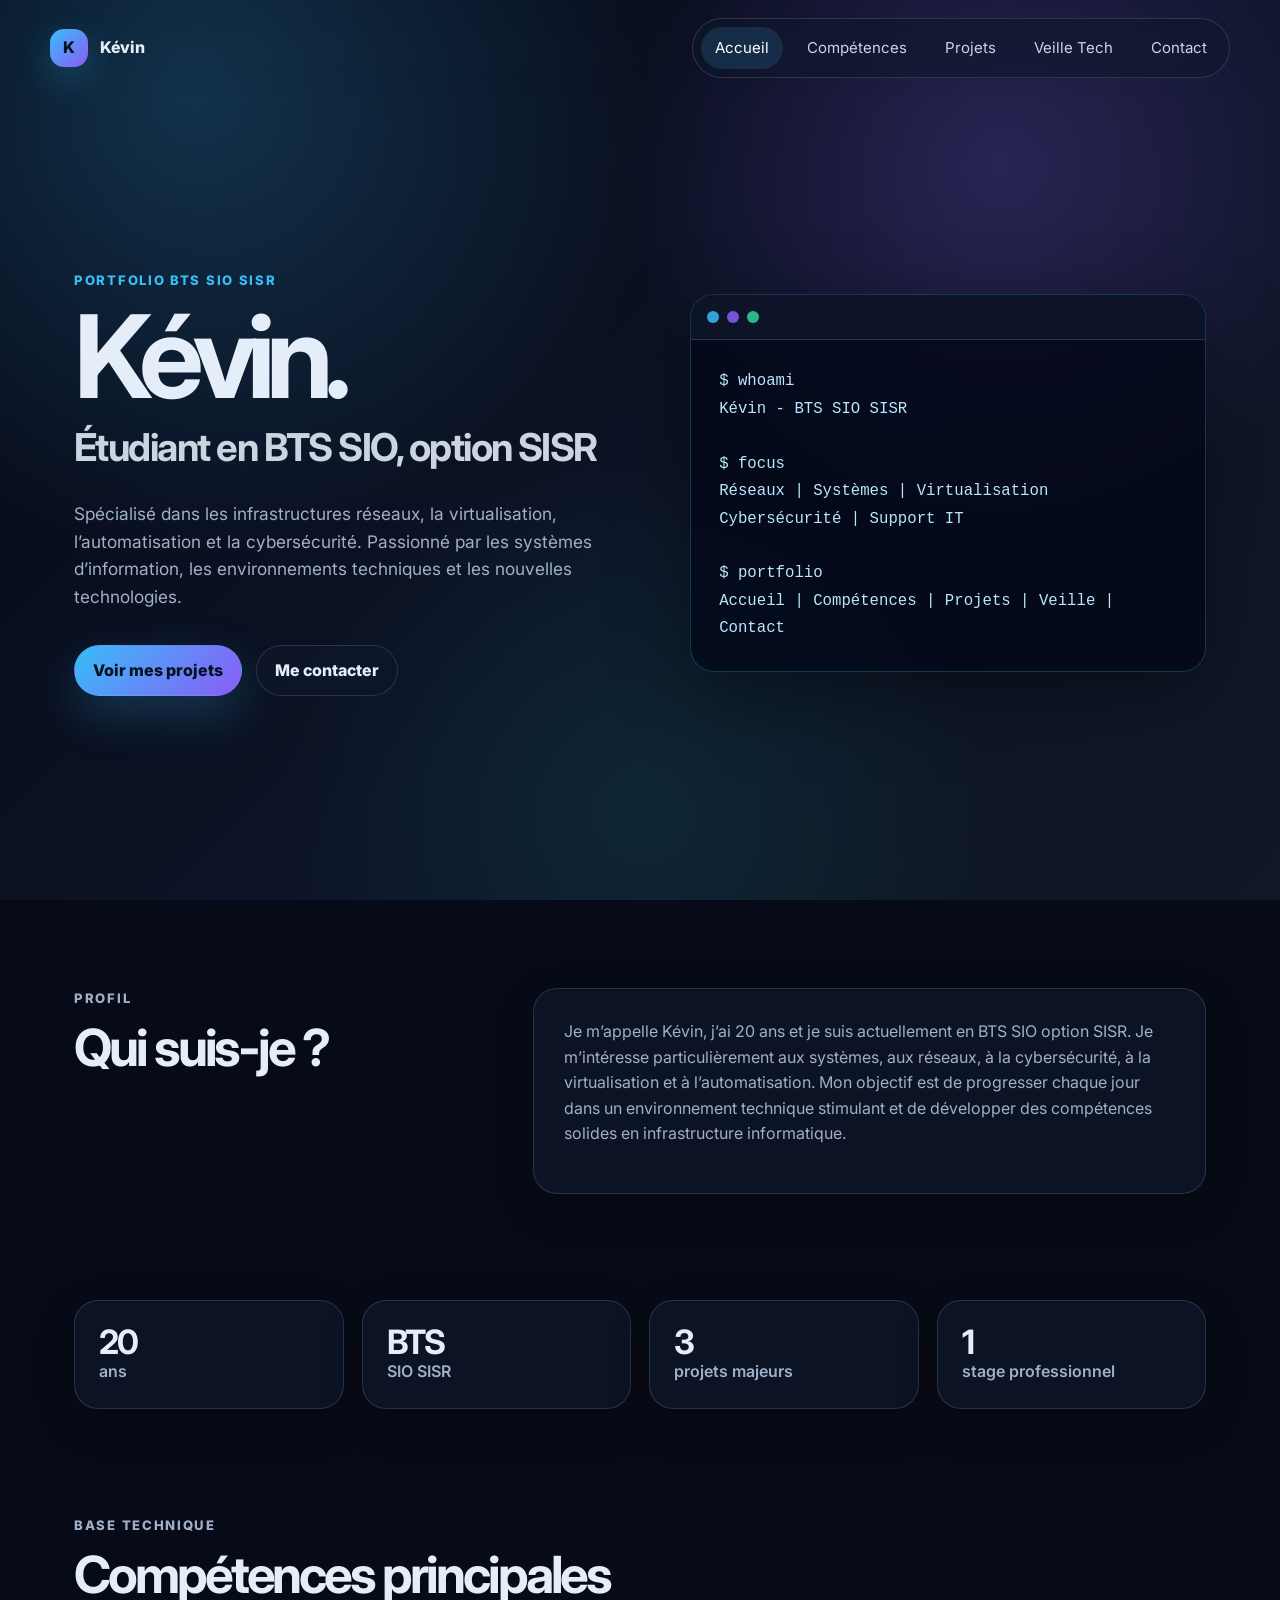
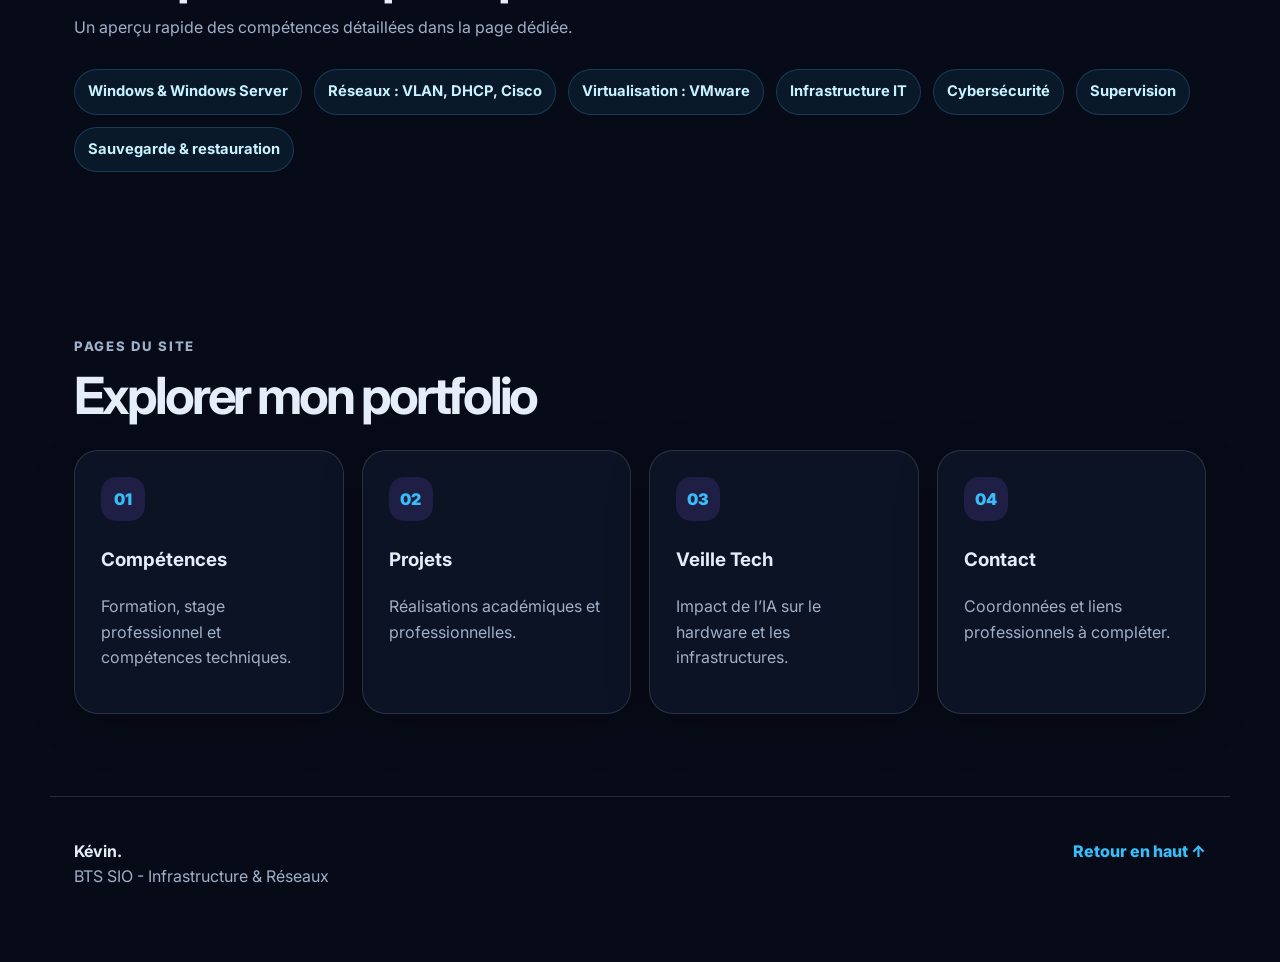
<file: index.html>
<!DOCTYPE html>
<html lang="fr">
<head>
  <meta charset="UTF-8" />
  <meta name="viewport" content="width=device-width, initial-scale=1.0" />
  <meta name="description" content="Portfolio de Kévin, étudiant en BTS SIO option SISR." />
  <title>Portfolio Kévin | Accueil</title>
  <link rel="preconnect" href="https://fonts.googleapis.com">
  <link rel="preconnect" href="https://fonts.gstatic.com" crossorigin>
  <link href="https://fonts.googleapis.com/css2?family=Inter:wght@400;500;600;700;800&display=swap" rel="stylesheet">
  <link rel="stylesheet" href="style.css" />
</head>
<body>
  <div class="site-bg"></div>
  <header class="navbar">
    <a class="brand" href="index.html" aria-label="Accueil du portfolio">
      <span class="brand-mark">K</span>
      <span>Kévin</span>
    </a>
    <button class="menu-toggle" aria-label="Ouvrir le menu" aria-expanded="false">☰</button>
    <nav class="nav-links" aria-label="Navigation principale">
      <a href="index.html" class="active">Accueil</a>
<a href="competences.html" class="">Compétences</a>
<a href="projets.html" class="">Projets</a>
<a href="veille.html" class="">Veille Tech</a>
<a href="contact.html" class="">Contact</a>
    </nav>
  </header>

  <main id="top">
    <section class="hero section">
      <div class="hero-content reveal">
        <p class="eyebrow">Portfolio BTS SIO SISR</p>
        <h1>Kévin.</h1>
        <h2>Étudiant en BTS SIO, option SISR</h2>
        <p class="hero-text">
          Spécialisé dans les infrastructures réseaux, la virtualisation, l’automatisation et la cybersécurité.
          Passionné par les systèmes d’information, les environnements techniques et les nouvelles technologies.
        </p>
        <div class="hero-actions">
          <a class="btn btn-primary" href="projets.html">Voir mes projets</a>
          <a class="btn btn-secondary" href="contact.html">Me contacter</a>
        </div>
      </div>

      <aside class="hero-panel reveal">
        <div class="terminal-card">
          <div class="terminal-top"><span></span><span></span><span></span></div>
          <pre><code>$ whoami
Kévin - BTS SIO SISR

$ focus
Réseaux | Systèmes | Virtualisation
Cybersécurité | Support IT

$ portfolio
Accueil | Compétences | Projets | Veille | Contact</code></pre>
        </div>
      </aside>
    </section>

    <section class="section split-section">
      <div class="section-heading reveal">
        <p class="eyebrow">Profil</p>
        <h2>Qui suis-je ?</h2>
      </div>
      <div class="glass-card reveal">
        <p>
          Je m’appelle Kévin, j’ai 20 ans et je suis actuellement en BTS SIO option SISR.
          Je m’intéresse particulièrement aux systèmes, aux réseaux, à la cybersécurité,
          à la virtualisation et à l’automatisation. Mon objectif est de progresser chaque jour
          dans un environnement technique stimulant et de développer des compétences solides
          en infrastructure informatique.
        </p>
      </div>
    </section>

    <section class="stats-grid section-narrow reveal" aria-label="Statistiques du portfolio">
      <article class="stat-card"><strong>20</strong><span>ans</span></article>
      <article class="stat-card"><strong>BTS</strong><span>SIO SISR</span></article>
      <article class="stat-card"><strong>3</strong><span>projets majeurs</span></article>
      <article class="stat-card"><strong>1</strong><span>stage professionnel</span></article>
    </section>

    <section class="section">
      <div class="section-heading reveal">
        <p class="eyebrow">Base technique</p>
        <h2>Compétences principales</h2>
        <p>Un aperçu rapide des compétences détaillées dans la page dédiée.</p>
      </div>
      <div class="badge-grid reveal">
        <span>Windows & Windows Server</span>
        <span>Réseaux : VLAN, DHCP, Cisco</span>
        <span>Virtualisation : VMware</span>
        <span>Infrastructure IT</span>
        <span>Cybersécurité</span>
        <span>Supervision</span>
        <span>Sauvegarde & restauration</span>
      </div>
    </section>

    <section class="section">
      <div class="section-heading reveal">
        <p class="eyebrow">Pages du site</p>
        <h2>Explorer mon portfolio</h2>
      </div>
      <div class="cards-grid reveal">
        <a class="feature-card" href="competences.html"><span class="card-icon">01</span><h3>Compétences</h3><p>Formation, stage professionnel et compétences techniques.</p></a>
        <a class="feature-card" href="projets.html"><span class="card-icon">02</span><h3>Projets</h3><p>Réalisations académiques et professionnelles.</p></a>
        <a class="feature-card" href="veille.html"><span class="card-icon">03</span><h3>Veille Tech</h3><p>Impact de l’IA sur le hardware et les infrastructures.</p></a>
        <a class="feature-card" href="contact.html"><span class="card-icon">04</span><h3>Contact</h3><p>Coordonnées et liens professionnels à compléter.</p></a>
      </div>
    </section>
  </main>

  <footer class="footer">
    <div>
      <strong>Kévin.</strong>
      <p>BTS SIO - Infrastructure & Réseaux</p>
    </div>
    <a href="#top" class="footer-link">Retour en haut ↑</a>
  </footer>
  <script src="script.js"></script>
</body>
</html>
</file>
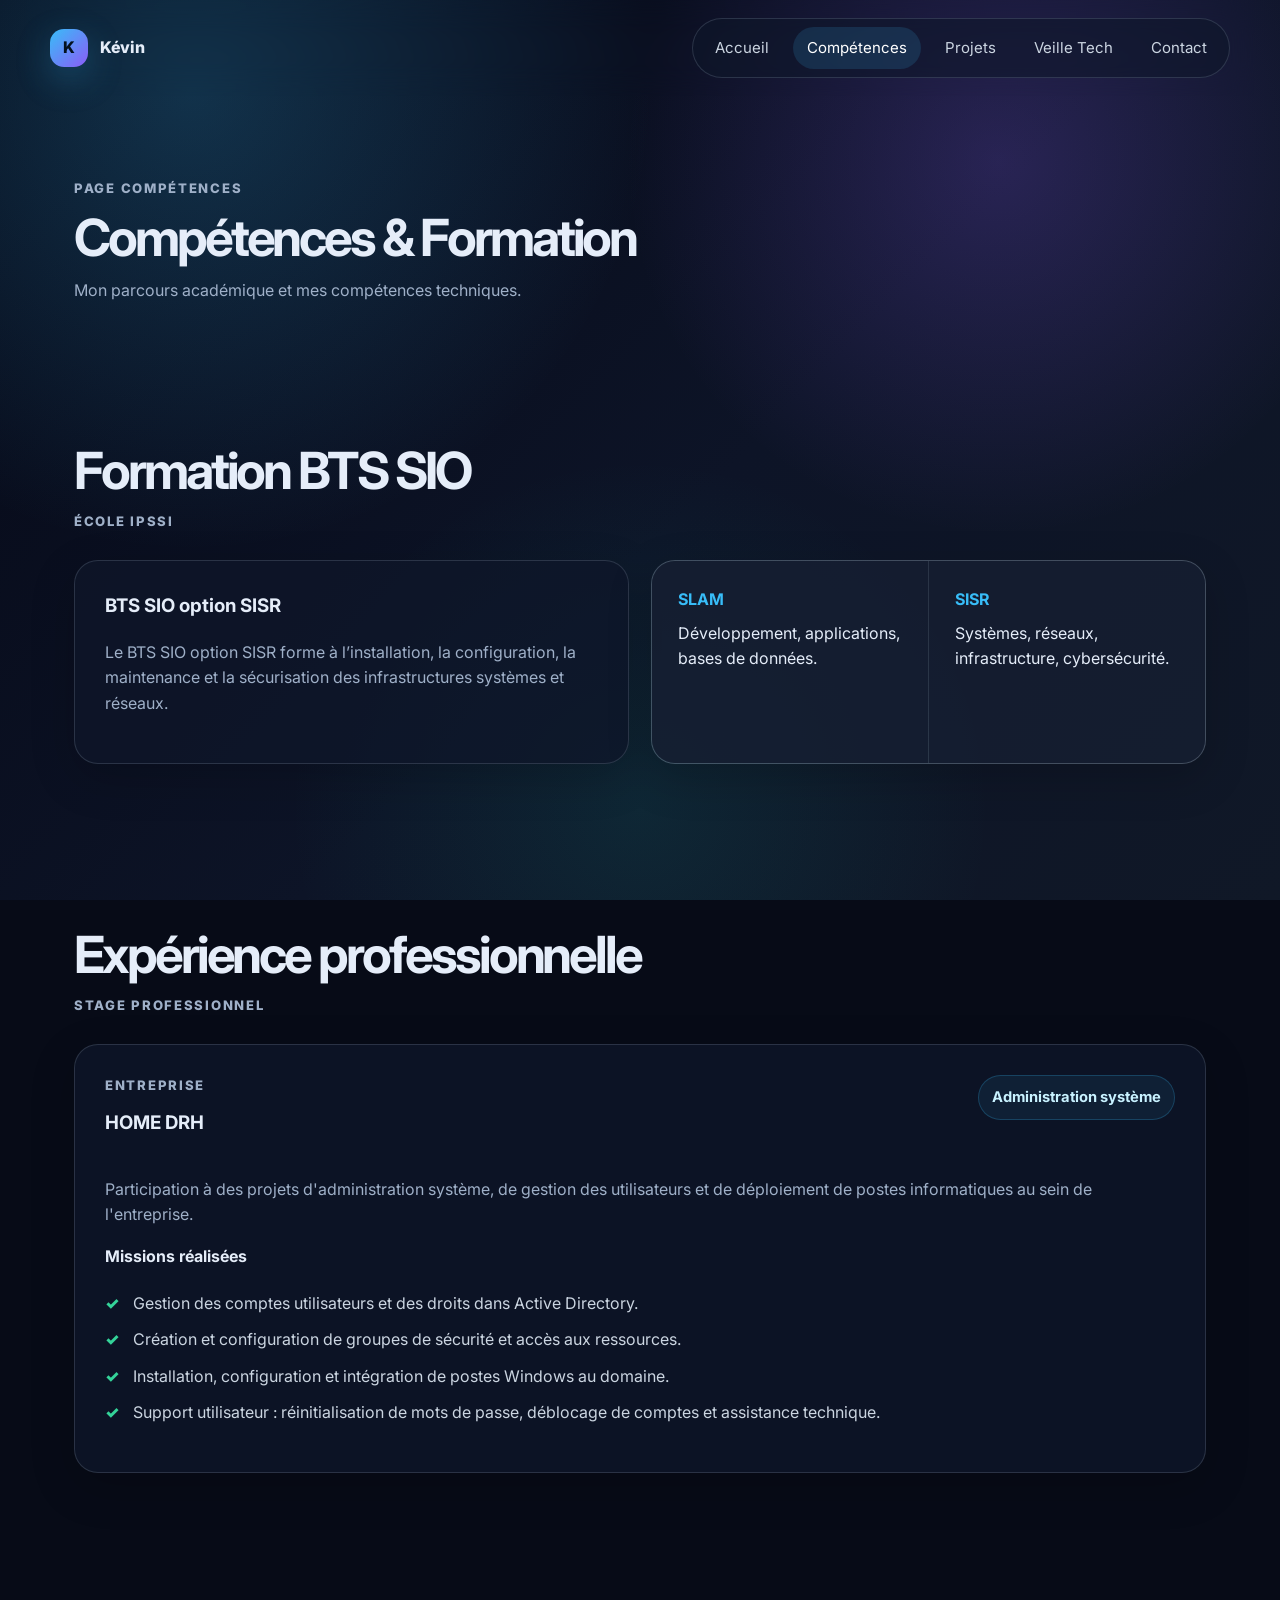
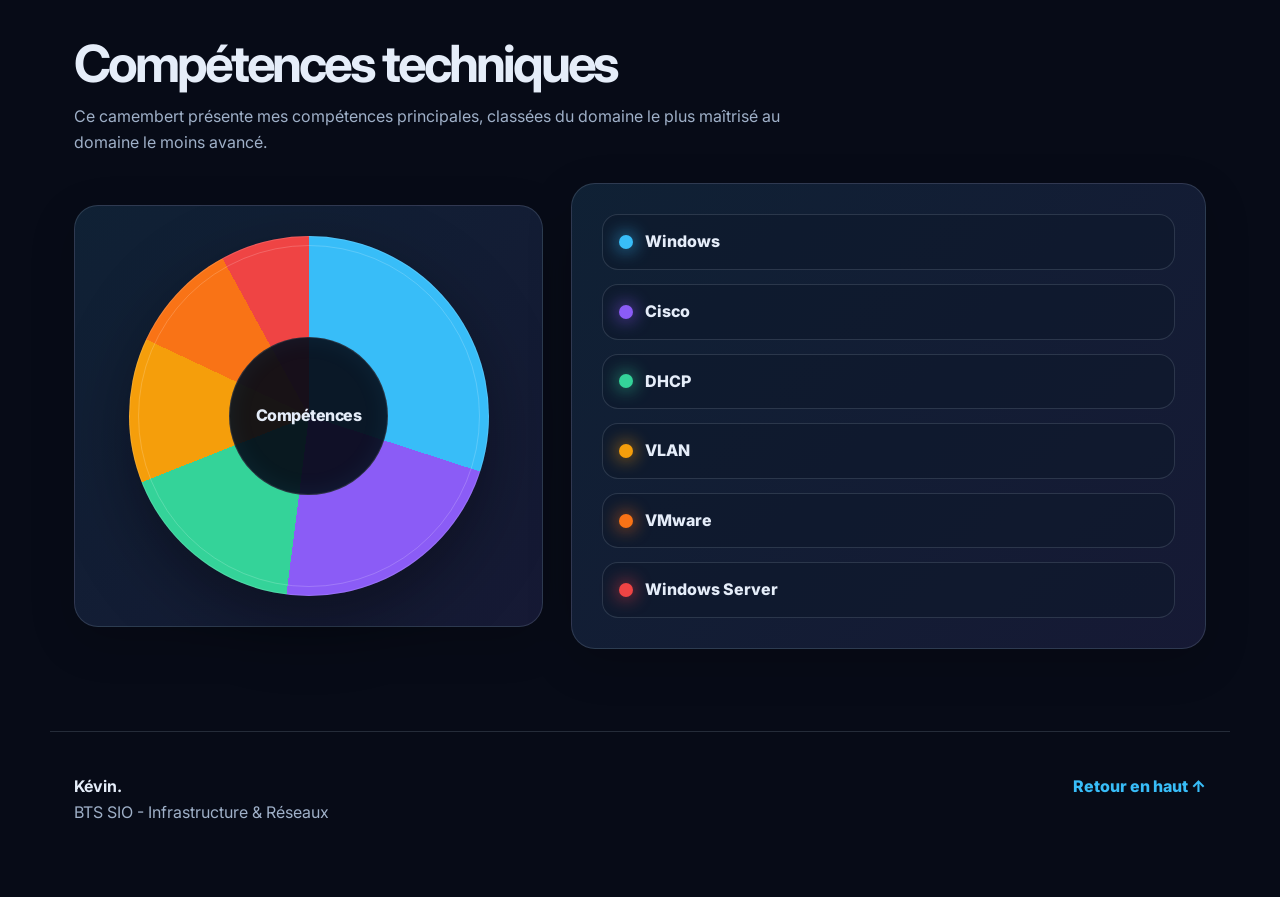
<file: competences.html>
<!DOCTYPE html>
<html lang="fr">
<head>
  <meta charset="UTF-8" />
  <meta name="viewport" content="width=device-width, initial-scale=1.0" />
  <meta name="description" content="Portfolio de Kévin, étudiant en BTS SIO option SISR." />
  <title>Portfolio Kévin | Compétences</title>
  <link rel="preconnect" href="https://fonts.googleapis.com">
  <link rel="preconnect" href="https://fonts.gstatic.com" crossorigin>
  <link href="https://fonts.googleapis.com/css2?family=Inter:wght@400;500;600;700;800&display=swap" rel="stylesheet">
  <link rel="stylesheet" href="style.css" />
</head>
<body>
  <div class="site-bg"></div>
  <header class="navbar">
    <a class="brand" href="index.html" aria-label="Accueil du portfolio">
      <span class="brand-mark">K</span>
      <span>Kévin</span>
    </a>
    <button class="menu-toggle" aria-label="Ouvrir le menu" aria-expanded="false">☰</button>
    <nav class="nav-links" aria-label="Navigation principale">
      <a href="index.html" class="">Accueil</a>
<a href="competences.html" class="active">Compétences</a>
<a href="projets.html" class="">Projets</a>
<a href="veille.html" class="">Veille Tech</a>
<a href="contact.html" class="">Contact</a>
    </nav>
  </header>

  <main id="top">
    <section class="page-hero section reveal">
      <p class="eyebrow">Page Compétences</p>
      <h1>Compétences & Formation</h1>
      <p>Mon parcours académique et mes compétences techniques.</p>
    </section>

    <section class="section" id="formation">
      <div class="section-heading reveal">
        <h2>Formation BTS SIO</h2>
        <p class="eyebrow">École IPSSI</p>
      </div>
      <div class="two-col reveal">
        <article class="glass-card">
          <h3>BTS SIO option SISR</h3>
          <p>
            Le BTS SIO option SISR forme à l’installation, la configuration, la maintenance
            et la sécurisation des infrastructures systèmes et réseaux.
          </p>
        </article>
        <article class="compare-card">
          <div>
            <h4>SLAM</h4>
            <p>Développement, applications, bases de données.</p>
          </div>
          <div>
            <h4>SISR</h4>
            <p>Systèmes, réseaux, infrastructure, cybersécurité.</p>
          </div>
        </article>
      </div>
    </section>

    <section class="section">
      <div class="section-heading reveal">
        <h2>Expérience professionnelle</h2>
        <p class="eyebrow">Stage professionnel</p>
      </div>
      <article class="project-card large-card reveal">
        <div class="project-top">
          <div>
            <p class="eyebrow">Entreprise</p>
            <h3>HOME DRH</h3>
          </div>
          <span class="status-pill">Administration système</span>
        </div>
        <p>
          Participation à des projets d'administration système, de gestion des utilisateurs
          et de déploiement de postes informatiques au sein de l'entreprise.
        </p>
        <h4>Missions réalisées</h4>
        <ul class="check-list">
          <li>Gestion des comptes utilisateurs et des droits dans Active Directory.</li>
          <li>Création et configuration de groupes de sécurité et accès aux ressources.</li>
          <li>Installation, configuration et intégration de postes Windows au domaine.</li>
          <li>Support utilisateur : réinitialisation de mots de passe, déblocage de comptes et assistance technique.</li>
        </ul>
      </article>
    </section>

    <section class="section" id="competences-techniques">
      <div class="section-heading reveal">
        <h2>Compétences techniques</h2>
        <p>
          Ce camembert présente mes compétences principales, classées du domaine le plus maîtrisé
          au domaine le moins avancé.
        </p>
      </div>

      <div class="skills-pie-layout reveal">
        <article class="skills-pie-card">
          <div class="skills-pie" role="img" aria-label="Camembert de répartition des compétences techniques : Windows 30%, Cisco 22%, DHCP 17%, VLAN 13%, VMware 10%, Windows Server 8%.">
            <span class="skills-pie-center">Compétences</span>
          </div>
        </article>

        <article class="skills-pie-card">
          <ul class="skills-legend" aria-label="Légende du camembert des compétences">
            <li>
              <span class="legend-color legend-windows" aria-hidden="true"></span>
              <span class="legend-name">Windows</span>
            </li>
            <li>
              <span class="legend-color legend-cisco" aria-hidden="true"></span>
              <span class="legend-name">Cisco</span>
            </li>
            <li>
              <span class="legend-color legend-dhcp" aria-hidden="true"></span>
              <span class="legend-name">DHCP</span>
            </li>
            <li>
              <span class="legend-color legend-vlan" aria-hidden="true"></span>
              <span class="legend-name">VLAN</span>
            </li>
            <li>
              <span class="legend-color legend-vmware" aria-hidden="true"></span>
              <span class="legend-name">VMware</span>
            </li>
            <li>
              <span class="legend-color legend-windows-server" aria-hidden="true"></span>
              <span class="legend-name">Windows Server</span>
            </li>
          </ul>
        </article>
      </div>
    </section>
  </main>

  <footer class="footer">
    <div>
      <strong>Kévin.</strong>
      <p>BTS SIO - Infrastructure & Réseaux</p>
    </div>
    <a href="#top" class="footer-link">Retour en haut ↑</a>
  </footer>
  <script src="script.js"></script>
</body>
</html>
</file>
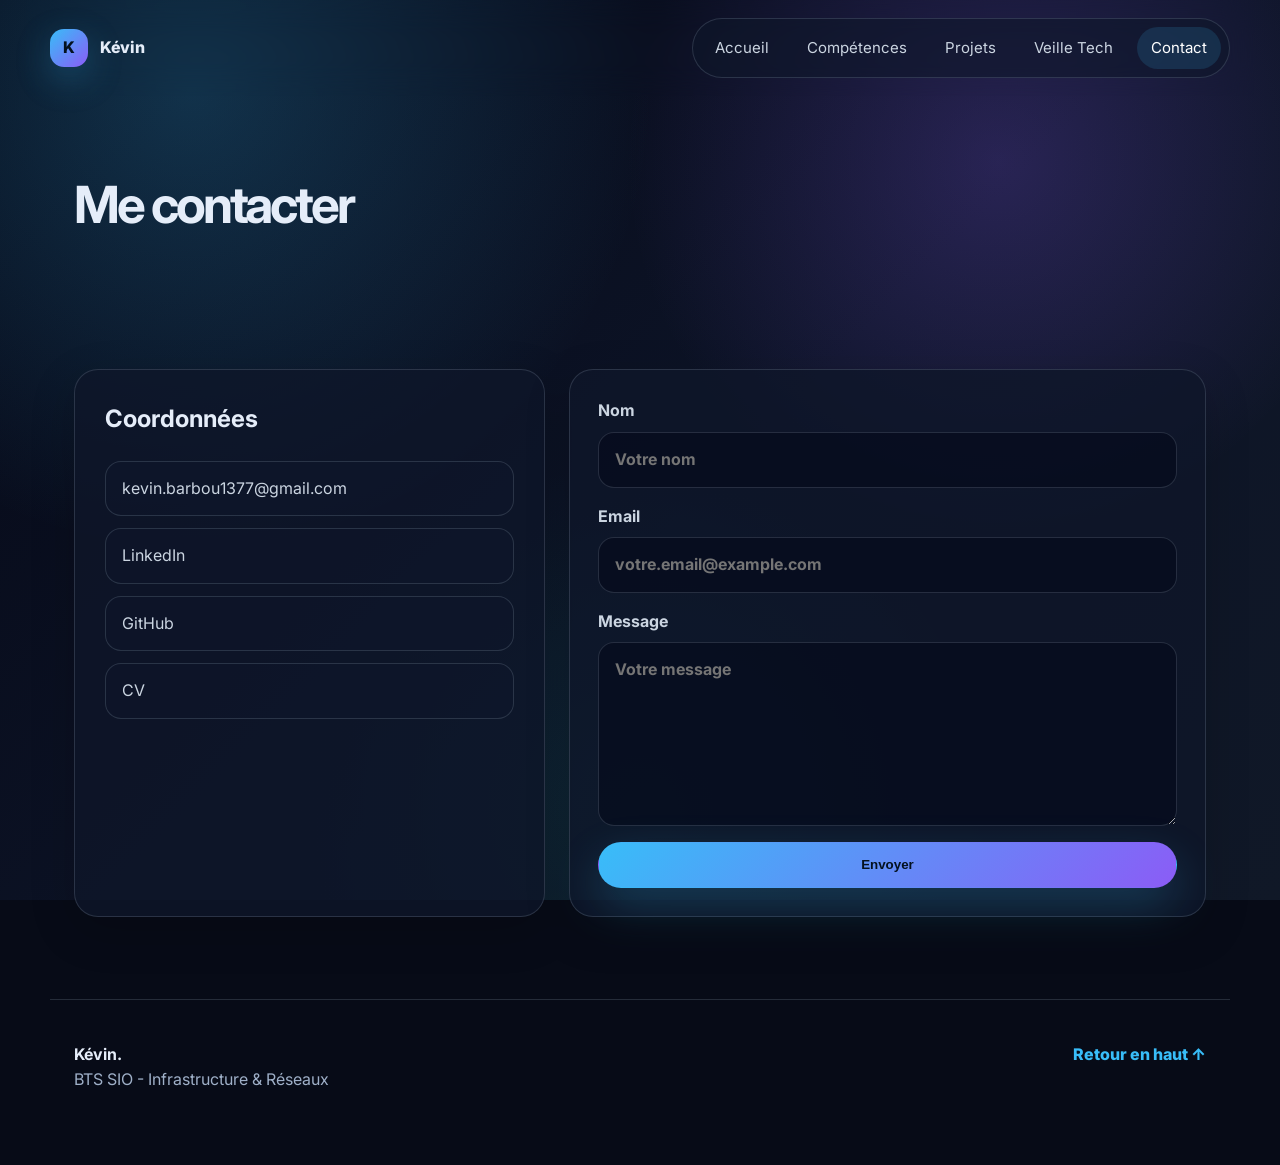
<file: contact.html>
<!DOCTYPE html>
<html lang="fr">
<head>
  <meta charset="UTF-8" />
  <meta name="viewport" content="width=device-width, initial-scale=1.0" />
  <meta name="description" content="Portfolio de Kévin, étudiant en BTS SIO option SISR." />
  <title>Portfolio Kévin | Contact</title>
  <link rel="preconnect" href="https://fonts.googleapis.com">
  <link rel="preconnect" href="https://fonts.gstatic.com" crossorigin>
  <link href="https://fonts.googleapis.com/css2?family=Inter:wght@400;500;600;700;800&display=swap" rel="stylesheet">
  <link rel="stylesheet" href="style.css" />
</head>
<body>
  <div class="site-bg"></div>
  <header class="navbar">
    <a class="brand" href="index.html" aria-label="Accueil du portfolio">
      <span class="brand-mark">K</span>
      <span>Kévin</span>
    </a>
    <button class="menu-toggle" aria-label="Ouvrir le menu" aria-expanded="false">☰</button>
    <nav class="nav-links" aria-label="Navigation principale">
      <a href="index.html" class="">Accueil</a>
<a href="competences.html" class="">Compétences</a>
<a href="projets.html" class="">Projets</a>
<a href="veille.html" class="">Veille Tech</a>
<a href="contact.html" class="active">Contact</a>
    </nav>
  </header>

  <main id="top">
    <section class="page-hero section reveal">
      <h1>Me contacter</h1>
    </section>

    <section class="section contact-grid">
      <article class="glass-card reveal">
        <h2>Coordonnées</h2>
        <div class="contact-list">
          <a href="mailto:kevin.barbou1377@gmail.com">kevin.barbou1377@gmail.com</a>
          <a href="https://www.linkedin.com/in/kévin-barbou-9b9ab1371/" target="_blank"> LinkedIn</a>
          <a href="https://github.com/Lup0o0" target="_blank">GitHub</a>
          <a href="assets/BARBOU-Kevin-cv.pdf" download>CV</a>
        </div>
      </article>

      <form class="contact-form reveal" action="mailto:kevin.barbou1377@gmail.com" method="post" enctype="text/plain">
        <label>Nom<input type="text" name="nom" placeholder="Votre nom" /></label>
        <label>Email<input type="email" name="email" placeholder="votre.email@example.com" /></label>
        <label>Message<textarea name="message" rows="6" placeholder="Votre message"></textarea></label>
        <button class="btn btn-primary" type="submit">Envoyer</button>
      </form>
    </section>
  </main>

  <footer class="footer">
    <div>
      <strong>Kévin.</strong>
      <p>BTS SIO - Infrastructure & Réseaux</p>
    </div>
    <a href="#top" class="footer-link">Retour en haut ↑</a>
  </footer>
  <script src="script.js"></script>
</body>
</html>
</file>
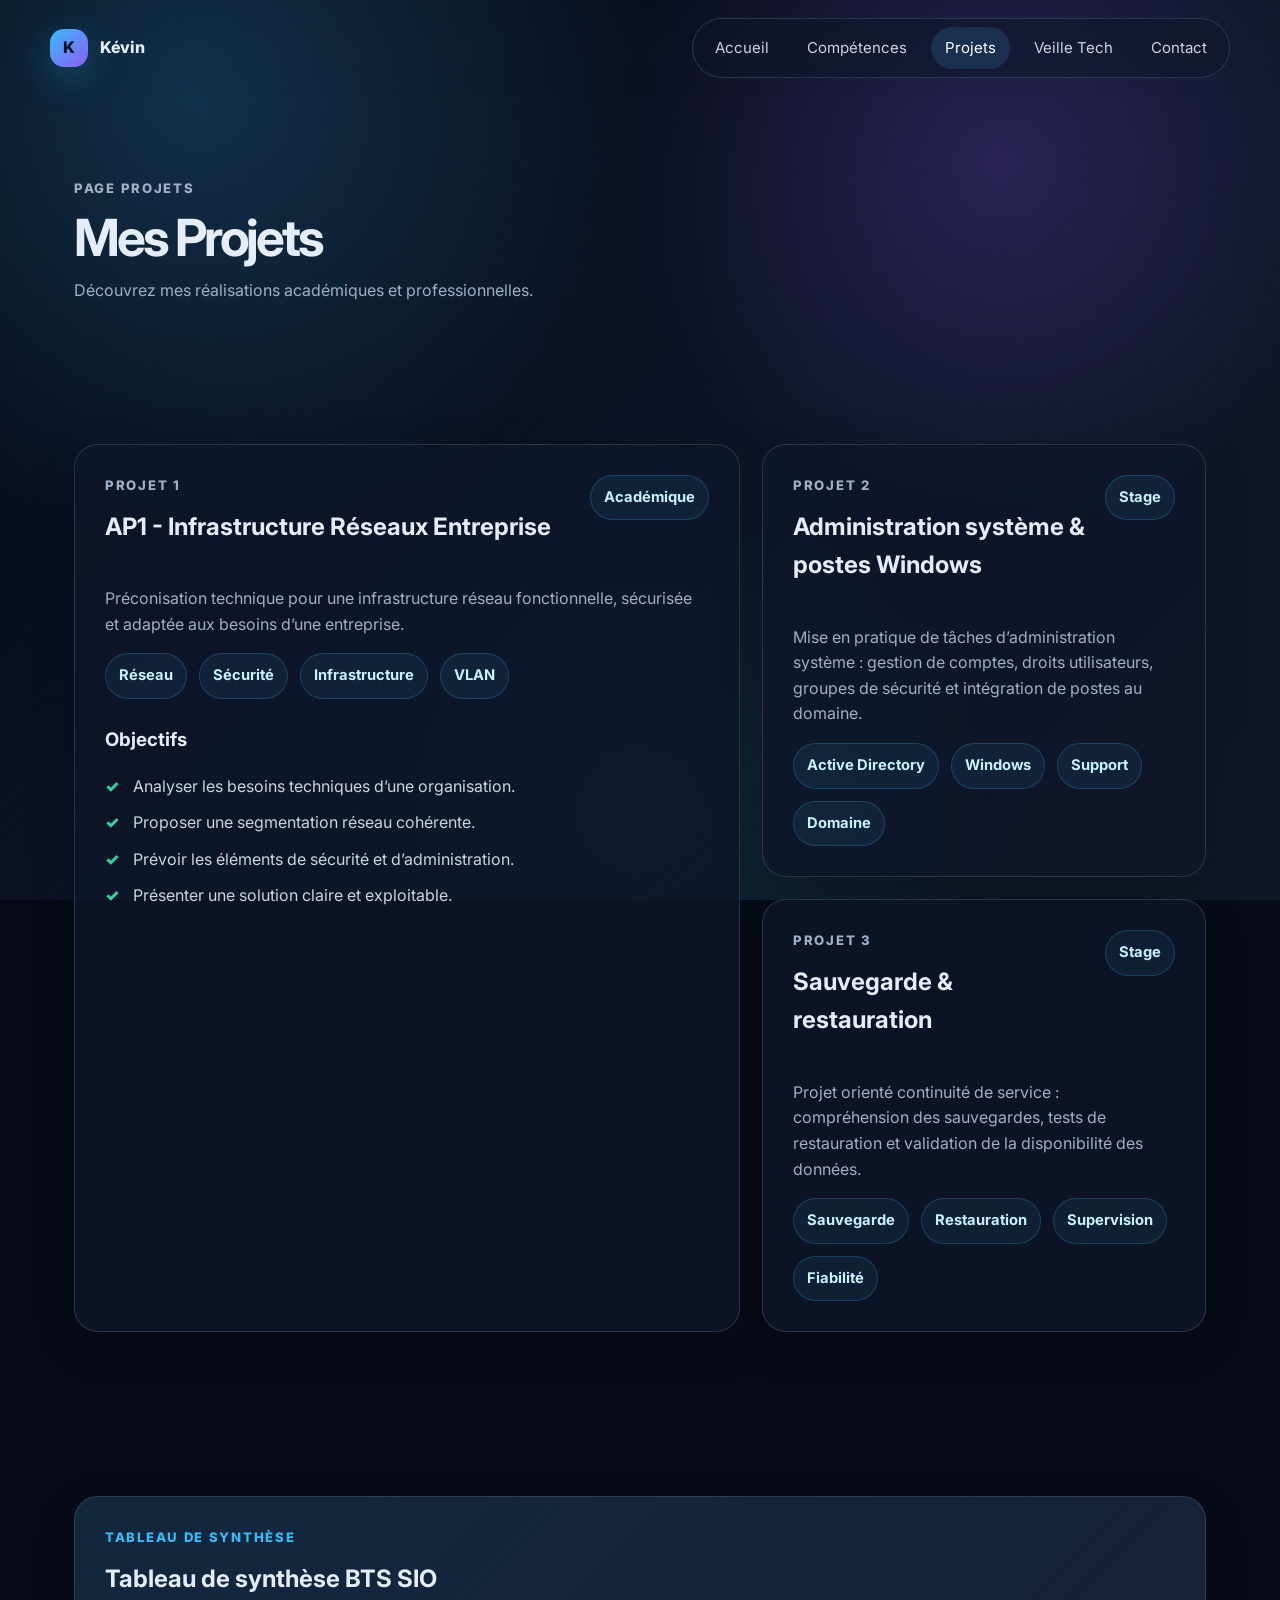
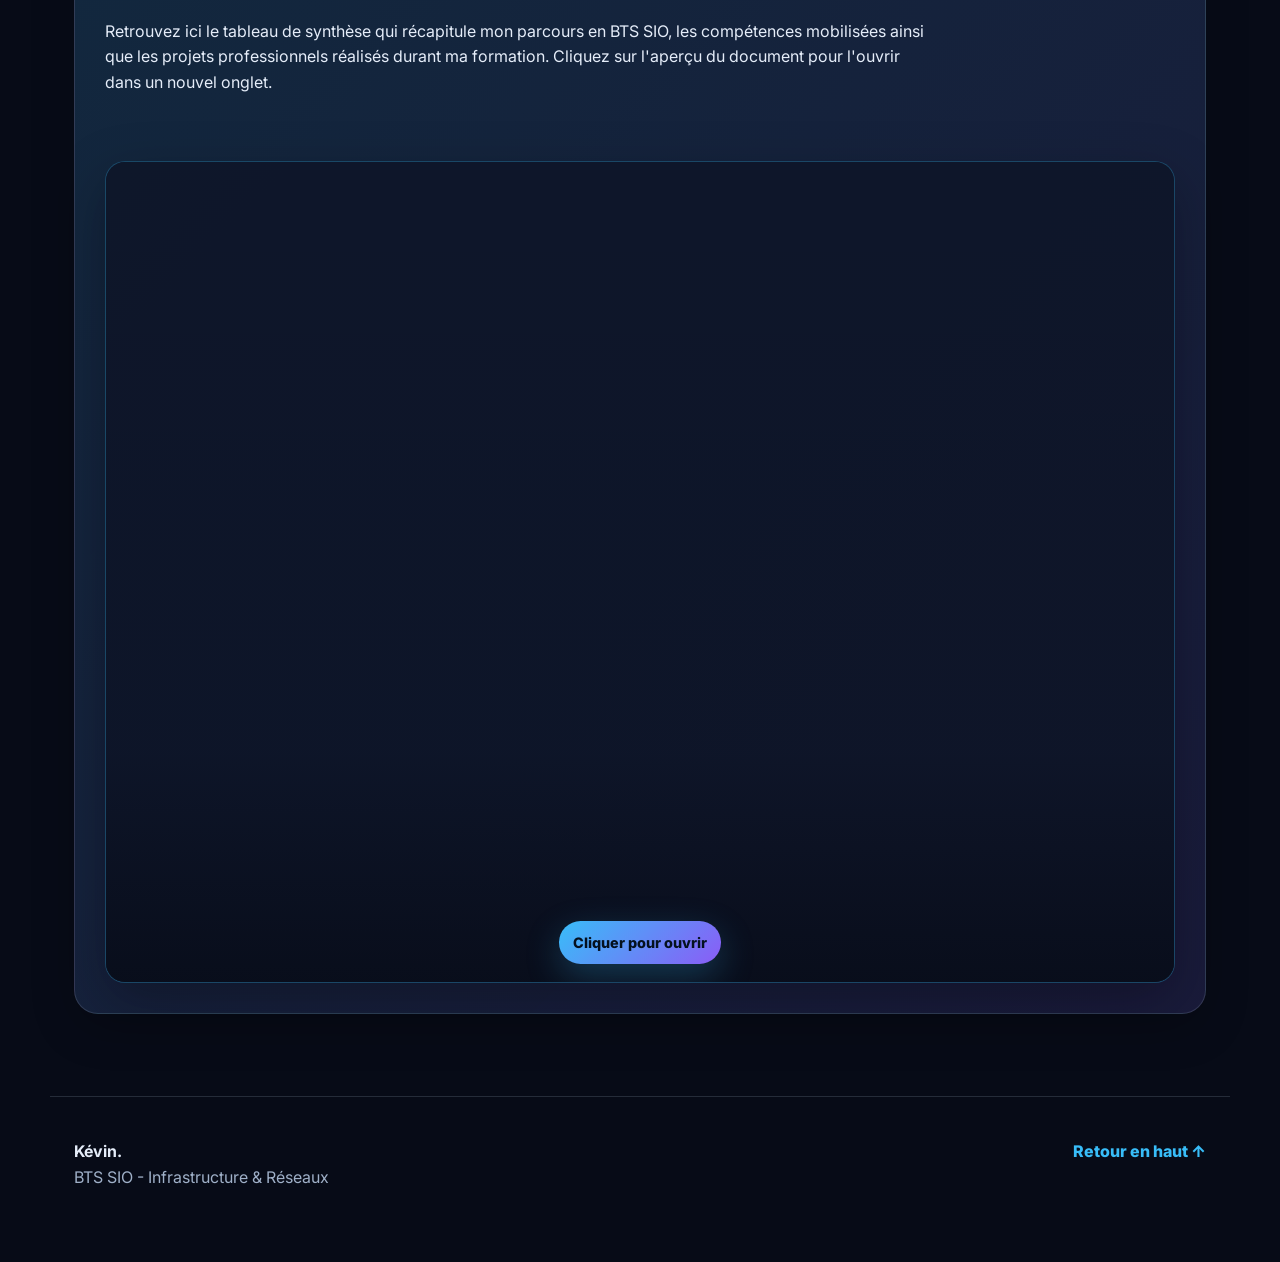
<file: projets.html>
<!DOCTYPE html>
<html lang="fr">
<head>
  <meta charset="UTF-8" />
  <meta name="viewport" content="width=device-width, initial-scale=1.0" />
  <meta name="description" content="Portfolio de Kévin, étudiant en BTS SIO option SISR." />
  <title>Portfolio Kévin | Projets</title>
  <link rel="preconnect" href="https://fonts.googleapis.com">
  <link rel="preconnect" href="https://fonts.gstatic.com" crossorigin>
  <link href="https://fonts.googleapis.com/css2?family=Inter:wght@400;500;600;700;800&display=swap" rel="stylesheet">
  <link rel="stylesheet" href="style.css" />
</head>
<body>
  <div class="site-bg"></div>
  <header class="navbar">
    <a class="brand" href="index.html" aria-label="Accueil du portfolio">
      <span class="brand-mark">K</span>
      <span>Kévin</span>
    </a>
    <button class="menu-toggle" aria-label="Ouvrir le menu" aria-expanded="false">☰</button>
    <nav class="nav-links" aria-label="Navigation principale">
      <a href="index.html" class="">Accueil</a>
<a href="competences.html" class="">Compétences</a>
<a href="projets.html" class="active">Projets</a>
<a href="veille.html" class="">Veille Tech</a>
<a href="contact.html" class="">Contact</a>
    </nav>
  </header>

  <main id="top">
    <section class="page-hero section reveal">
      <p class="eyebrow">Page Projets</p>
      <h1>Mes Projets</h1>
      <p>Découvrez mes réalisations académiques et professionnelles.</p>
    </section>

    <section class="section projects-layout">
      <article class="project-card reveal">
        <div class="project-top">
          <div>
            <p class="eyebrow">Projet 1</p>
            <h2>AP1 - Infrastructure Réseaux Entreprise</h2>
          </div>
          <span class="status-pill">Académique</span>
        </div>
        <p>
          Préconisation technique pour une infrastructure réseau fonctionnelle,
          sécurisée et adaptée aux besoins d’une entreprise.
        </p>
        <div class="tags">
          <span>Réseau</span><span>Sécurité</span><span>Infrastructure</span><span>VLAN</span>
        </div>
        <div class="project-details">
          <h3>Objectifs</h3>
          <ul class="check-list">
            <li>Analyser les besoins techniques d’une organisation.</li>
            <li>Proposer une segmentation réseau cohérente.</li>
            <li>Prévoir les éléments de sécurité et d’administration.</li>
            <li>Présenter une solution claire et exploitable.</li>
          </ul>
        </div>
      </article>

      <article class="project-card reveal">
        <div class="project-top">
          <div>
            <p class="eyebrow">Projet 2</p>
            <h2>Administration système & postes Windows</h2>
          </div>
          <span class="status-pill">Stage</span>
        </div>
        <p>
          Mise en pratique de tâches d’administration système : gestion de comptes,
          droits utilisateurs, groupes de sécurité et intégration de postes au domaine.
        </p>
        <div class="tags"><span>Active Directory</span><span>Windows</span><span>Support</span><span>Domaine</span></div>
      </article>

      <article class="project-card reveal">
        <div class="project-top">
          <div>
            <p class="eyebrow">Projet 3</p>
            <h2>Sauvegarde & restauration</h2>
          </div>
          <span class="status-pill">Stage</span>
        </div>
        <p>
          Projet orienté continuité de service : compréhension des sauvegardes,
          tests de restauration et validation de la disponibilité des données.
        </p>
        <div class="tags"><span>Sauvegarde</span><span>Restauration</span><span>Supervision</span><span>Fiabilité</span></div>
      </article>
    </section>

    <section class="section">
      <article class="download-card reveal synthesis-card">
        <div class="synthesis-content">
          <p class="eyebrow">Tableau de synthèse</p>
          <h2>Tableau de synthèse BTS SIO</h2>
          <p>
            Retrouvez ici le tableau de synthèse qui récapitule mon parcours en BTS SIO,
            les compétences mobilisées ainsi que les projets professionnels réalisés durant ma formation.
            Cliquez sur l'aperçu du document pour l'ouvrir dans un nouvel onglet.
          </p>
        </div>

        <div class="synthesis-preview" aria-label="Aperçu cliquable du tableau de synthèse">
          <iframe
            class="synthesis-preview-frame"
            src="assets/BARBOU Kévin TABLEAU DE SYNTHESE.pdf#toolbar=0&navpanes=0&scrollbar=0"
            title="Aperçu du tableau de synthèse BTS SIO de Kévin"
          ></iframe>
          <a
            class="synthesis-preview-link"
            href="assets/BARBOU Kévin TABLEAU DE SYNTHESE.pdf"
            target="_blank"
            rel="noopener noreferrer"
            aria-label="Ouvrir le tableau de synthèse dans un nouvel onglet"
          >
            <span>Cliquer pour ouvrir</span>
          </a>
        </div>
      </article>
    </section>
  </main>

  <footer class="footer">
    <div>
      <strong>Kévin.</strong>
      <p>BTS SIO - Infrastructure & Réseaux</p>
    </div>
    <a href="#top" class="footer-link">Retour en haut ↑</a>
  </footer>
  <script src="script.js"></script>
</body>
</html>
</file>
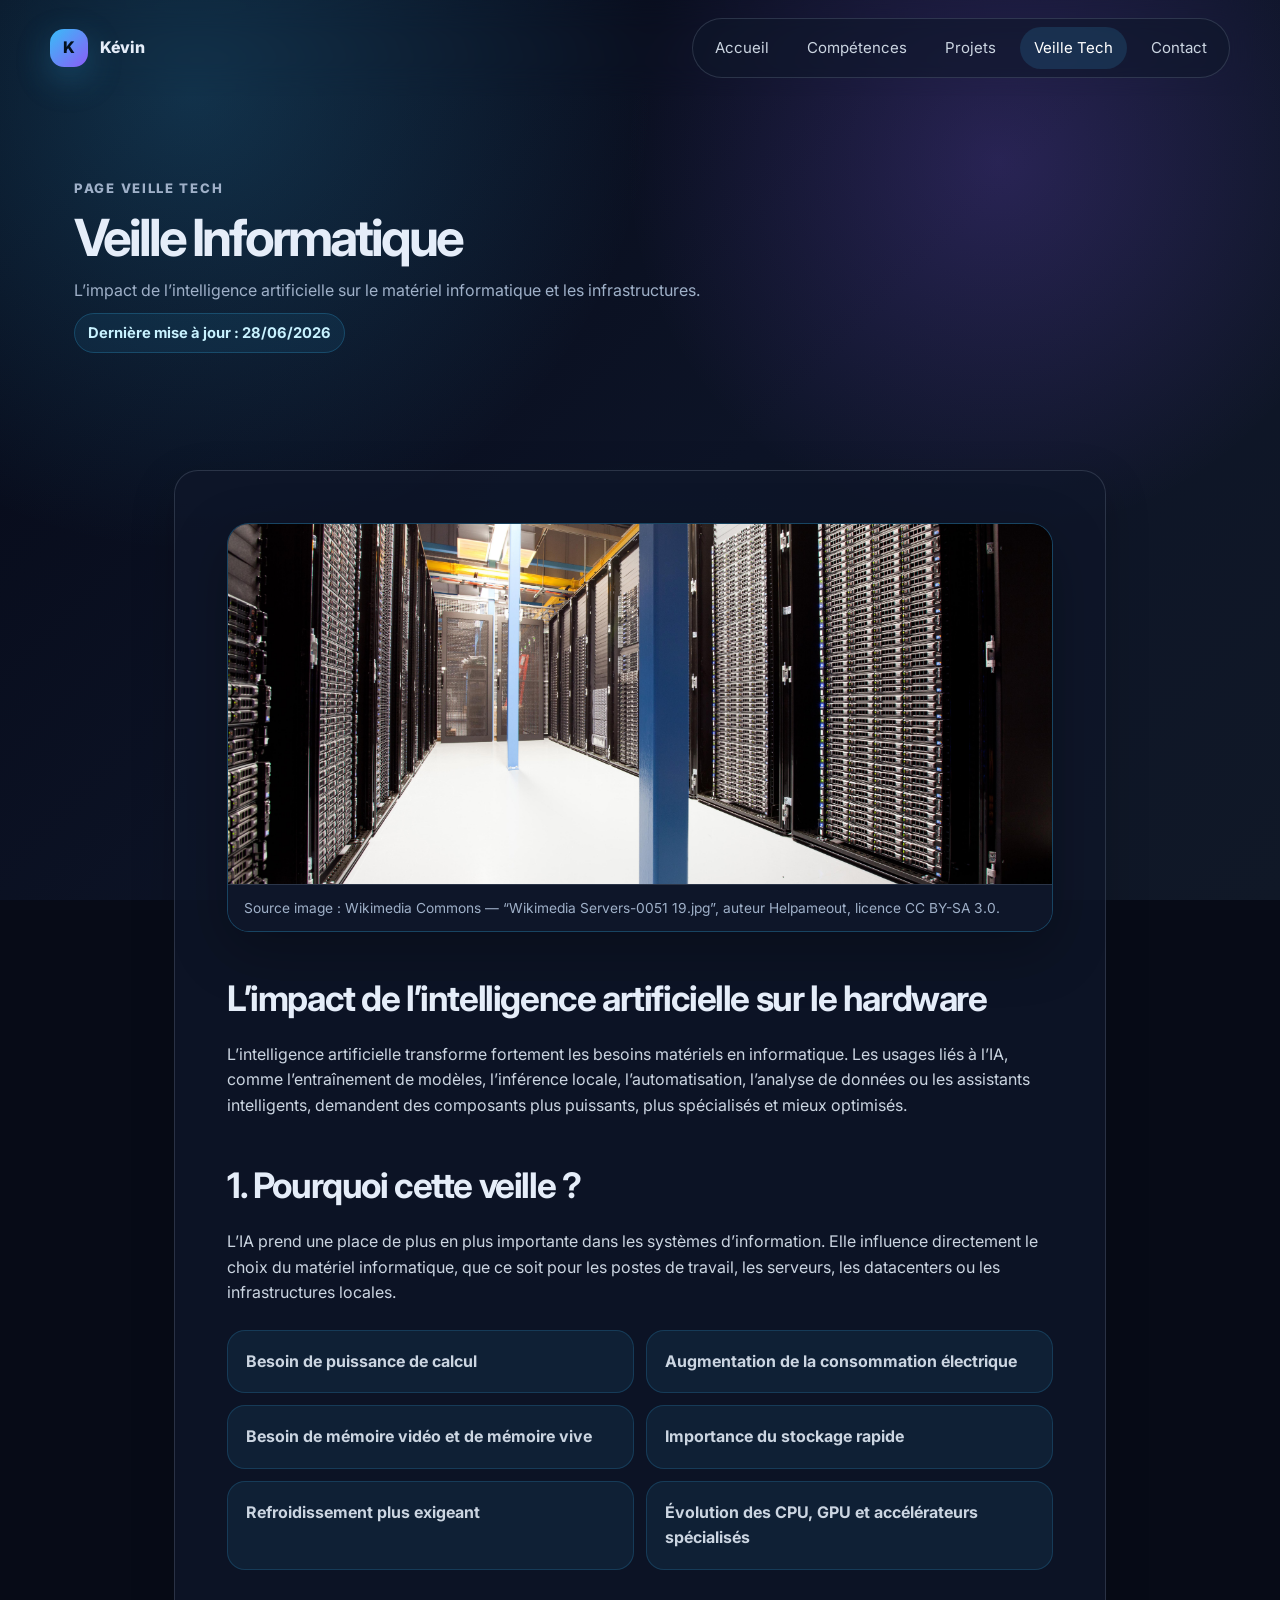
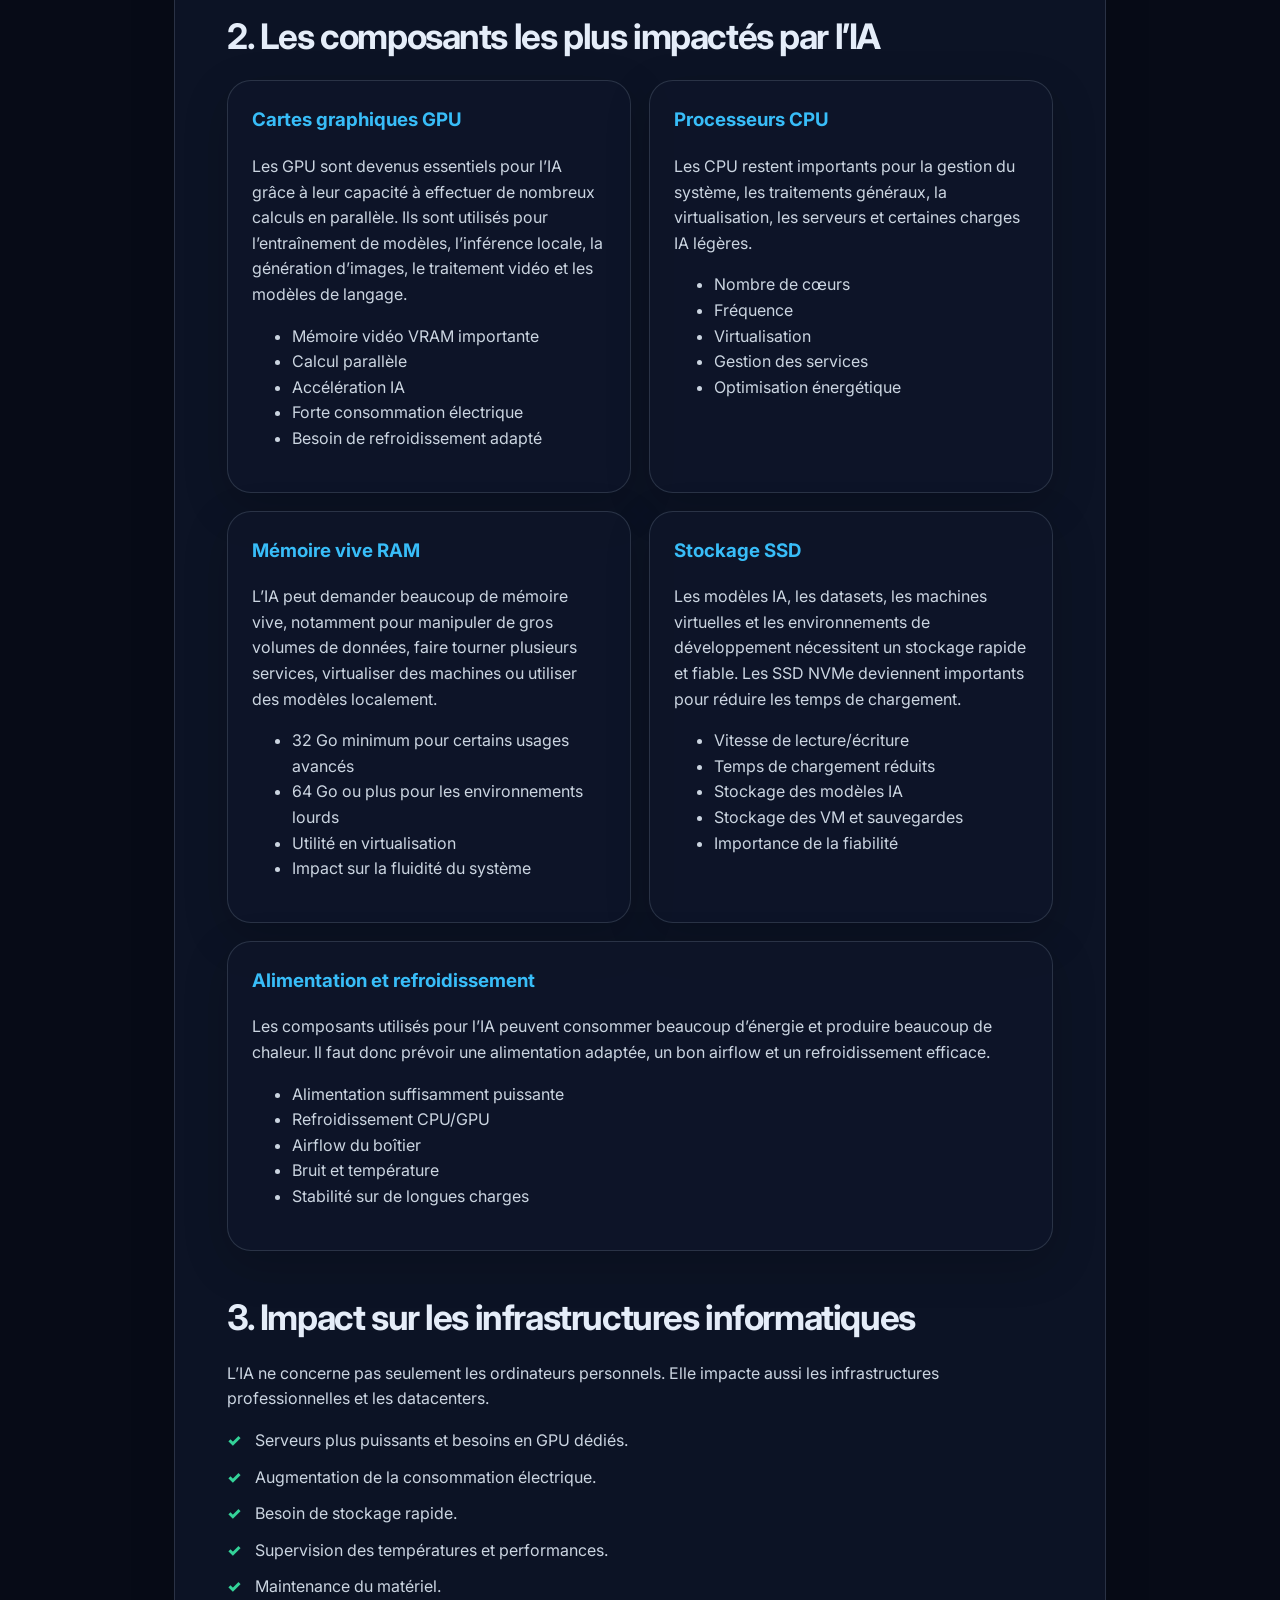
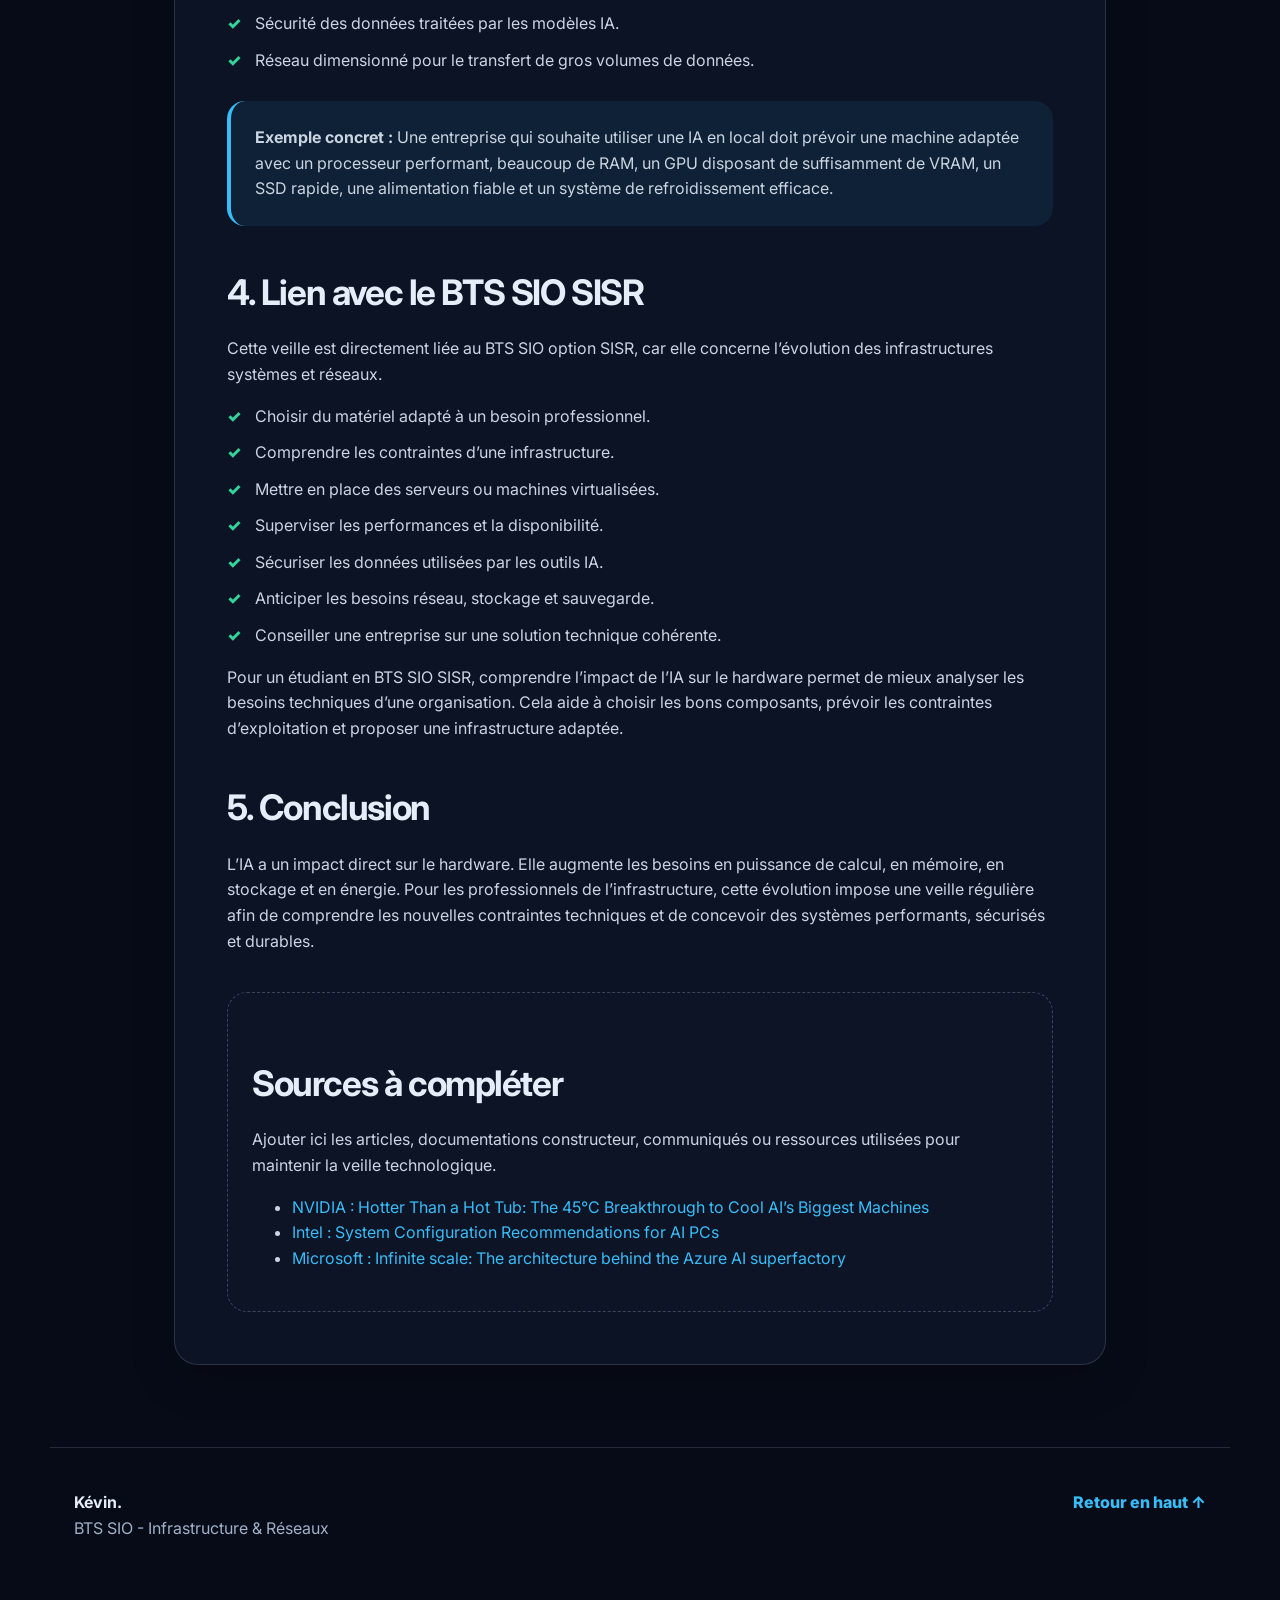
<file: veille.html>
<!DOCTYPE html>
<html lang="fr">
<head>
  <meta charset="UTF-8" />
  <meta name="viewport" content="width=device-width, initial-scale=1.0" />
  <meta name="description" content="Portfolio de Kévin, étudiant en BTS SIO option SISR." />
  <title>Portfolio Kévin | Veille Tech</title>
  <link rel="preconnect" href="https://fonts.googleapis.com">
  <link rel="preconnect" href="https://fonts.gstatic.com" crossorigin>
  <link href="https://fonts.googleapis.com/css2?family=Inter:wght@400;500;600;700;800&display=swap" rel="stylesheet">
  <link rel="stylesheet" href="style.css" />
</head>
<body>
  <div class="site-bg"></div>
  <header class="navbar">
    <a class="brand" href="index.html" aria-label="Accueil du portfolio">
      <span class="brand-mark">K</span>
      <span>Kévin</span>
    </a>
    <button class="menu-toggle" aria-label="Ouvrir le menu" aria-expanded="false">☰</button>
    <nav class="nav-links" aria-label="Navigation principale">
      <a href="index.html" class="">Accueil</a>
<a href="competences.html" class="">Compétences</a>
<a href="projets.html" class="">Projets</a>
<a href="veille.html" class="active">Veille Tech</a>
<a href="contact.html" class="">Contact</a>
    </nav>
  </header>

  <main id="top">
    <section class="page-hero section reveal">
      <p class="eyebrow">Page Veille Tech</p>
      <h1>Veille Informatique</h1>
      <p>L’impact de l’intelligence artificielle sur le matériel informatique et les infrastructures.</p>
      <span class="date-pill">Dernière mise à jour : 28/06/2026</span>
    </section>

    <section class="section article-layout">
      <article class="article-card reveal">
        <figure class="veille-cover">
          <img
            src="assets/wikimedia-servers.jpg"
            alt="Salle serveur avec plusieurs baies informatiques, illustrant l’impact de l’intelligence artificielle sur le hardware et les infrastructures."
          />

          <figcaption>
            Source image : Wikimedia Commons — “Wikimedia Servers-0051 19.jpg”,
            auteur Helpameout, licence CC BY-SA 3.0.
          </figcaption>
        </figure>

        <h2>L’impact de l’intelligence artificielle sur le hardware</h2>
        <p>
          L’intelligence artificielle transforme fortement les besoins matériels en informatique.
          Les usages liés à l’IA, comme l’entraînement de modèles, l’inférence locale,
          l’automatisation, l’analyse de données ou les assistants intelligents, demandent
          des composants plus puissants, plus spécialisés et mieux optimisés.
        </p>

        <h2>1. Pourquoi cette veille ?</h2>
        <p>
          L’IA prend une place de plus en plus importante dans les systèmes d’information.
          Elle influence directement le choix du matériel informatique, que ce soit pour les postes
          de travail, les serveurs, les datacenters ou les infrastructures locales.
        </p>
        <div class="info-grid">
          <div>Besoin de puissance de calcul</div>
          <div>Augmentation de la consommation électrique</div>
          <div>Besoin de mémoire vidéo et de mémoire vive</div>
          <div>Importance du stockage rapide</div>
          <div>Refroidissement plus exigeant</div>
          <div>Évolution des CPU, GPU et accélérateurs spécialisés</div>
        </div>

        <h2>2. Les composants les plus impactés par l’IA</h2>
        <div class="component-grid">
          <section class="component-card">
            <h3>Cartes graphiques GPU</h3>
            <p>
              Les GPU sont devenus essentiels pour l’IA grâce à leur capacité à effectuer de nombreux calculs en parallèle.
              Ils sont utilisés pour l’entraînement de modèles, l’inférence locale, la génération d’images,
              le traitement vidéo et les modèles de langage.
            </p>
            <ul><li>Mémoire vidéo VRAM importante</li><li>Calcul parallèle</li><li>Accélération IA</li><li>Forte consommation électrique</li><li>Besoin de refroidissement adapté</li></ul>
          </section>
          <section class="component-card">
            <h3>Processeurs CPU</h3>
            <p>
              Les CPU restent importants pour la gestion du système, les traitements généraux,
              la virtualisation, les serveurs et certaines charges IA légères.
            </p>
            <ul><li>Nombre de cœurs</li><li>Fréquence</li><li>Virtualisation</li><li>Gestion des services</li><li>Optimisation énergétique</li></ul>
          </section>
          <section class="component-card">
            <h3>Mémoire vive RAM</h3>
            <p>
              L’IA peut demander beaucoup de mémoire vive, notamment pour manipuler de gros volumes de données,
              faire tourner plusieurs services, virtualiser des machines ou utiliser des modèles localement.
            </p>
            <ul><li>32 Go minimum pour certains usages avancés</li><li>64 Go ou plus pour les environnements lourds</li><li>Utilité en virtualisation</li><li>Impact sur la fluidité du système</li></ul>
          </section>
          <section class="component-card">
            <h3>Stockage SSD</h3>
            <p>
              Les modèles IA, les datasets, les machines virtuelles et les environnements de développement
              nécessitent un stockage rapide et fiable. Les SSD NVMe deviennent importants pour réduire les temps de chargement.
            </p>
            <ul><li>Vitesse de lecture/écriture</li><li>Temps de chargement réduits</li><li>Stockage des modèles IA</li><li>Stockage des VM et sauvegardes</li><li>Importance de la fiabilité</li></ul>
          </section>
          <section class="component-card full-width">
            <h3>Alimentation et refroidissement</h3>
            <p>
              Les composants utilisés pour l’IA peuvent consommer beaucoup d’énergie et produire beaucoup de chaleur.
              Il faut donc prévoir une alimentation adaptée, un bon airflow et un refroidissement efficace.
            </p>
            <ul><li>Alimentation suffisamment puissante</li><li>Refroidissement CPU/GPU</li><li>Airflow du boîtier</li><li>Bruit et température</li><li>Stabilité sur de longues charges</li></ul>
          </section>
        </div>

        <h2>3. Impact sur les infrastructures informatiques</h2>
        <p>
          L’IA ne concerne pas seulement les ordinateurs personnels. Elle impacte aussi les infrastructures professionnelles et les datacenters.
        </p>
        <ul class="check-list">
          <li>Serveurs plus puissants et besoins en GPU dédiés.</li>
          <li>Augmentation de la consommation électrique.</li>
          <li>Besoin de stockage rapide.</li>
          <li>Supervision des températures et performances.</li>
          <li>Maintenance du matériel.</li>
          <li>Sécurité des données traitées par les modèles IA.</li>
          <li>Réseau dimensionné pour le transfert de gros volumes de données.</li>
        </ul>
        <blockquote>
          <strong>Exemple concret :</strong> Une entreprise qui souhaite utiliser une IA en local doit prévoir
          une machine adaptée avec un processeur performant, beaucoup de RAM, un GPU disposant de suffisamment
          de VRAM, un SSD rapide, une alimentation fiable et un système de refroidissement efficace.
        </blockquote>

        <h2>4. Lien avec le BTS SIO SISR</h2>
        <p>
          Cette veille est directement liée au BTS SIO option SISR, car elle concerne l’évolution des infrastructures systèmes et réseaux.
        </p>
        <ul class="check-list">
          <li>Choisir du matériel adapté à un besoin professionnel.</li>
          <li>Comprendre les contraintes d’une infrastructure.</li>
          <li>Mettre en place des serveurs ou machines virtualisées.</li>
          <li>Superviser les performances et la disponibilité.</li>
          <li>Sécuriser les données utilisées par les outils IA.</li>
          <li>Anticiper les besoins réseau, stockage et sauvegarde.</li>
          <li>Conseiller une entreprise sur une solution technique cohérente.</li>
        </ul>
        <p>
          Pour un étudiant en BTS SIO SISR, comprendre l’impact de l’IA sur le hardware permet de mieux analyser
          les besoins techniques d’une organisation. Cela aide à choisir les bons composants, prévoir les contraintes
          d’exploitation et proposer une infrastructure adaptée.
        </p>

        <h2>5. Conclusion</h2>
        <p>
          L’IA a un impact direct sur le hardware. Elle augmente les besoins en puissance de calcul, en mémoire,
          en stockage et en énergie. Pour les professionnels de l’infrastructure, cette évolution impose une veille
          régulière afin de comprendre les nouvelles contraintes techniques et de concevoir des systèmes performants,
          sécurisés et durables.
        </p>

        <section class="sources-box">
          <h2>Sources à compléter</h2>
          <p>Ajouter ici les articles, documentations constructeur, communiqués ou ressources utilisées pour maintenir la veille technologique.</p>
          <ul><li><a href="https://blogs.nvidia.com/blog/liquid-cooling-ai-factories/?utm_source=chatgpt.com">NVIDIA : Hotter Than a Hot Tub: The 45°C Breakthrough to Cool AI’s Biggest Machines</a></li><li><a href="https://www.intel.com/content/www/us/en/developer/articles/system-requirements/system-configuration-recommendations-for-ai-pcs.html?utm_source=chatgpt.com">Intel : System Configuration Recommendations for AI PCs</a></li><li><a href="https://blogs.microsoft.com/blog/2025/11/12/infinite-scale-the-architecture-behind-the-azure-ai-superfactory/?utm_source=chatgpt.com">Microsoft : Infinite scale: The architecture behind the Azure AI superfactory</a></li></ul>
        </section>
      </article>
    </section>
  </main>

  <footer class="footer">
    <div>
      <strong>Kévin.</strong>
      <p>BTS SIO - Infrastructure & Réseaux</p>
    </div>
    <a href="#top" class="footer-link">Retour en haut ↑</a>
  </footer>
  <script src="script.js"></script>
</body>
</html>
</file>
<file: style.css>
:root {
  --bg: #070b17;
  --surface: rgba(15, 23, 42, 0.78);
  --border: rgba(148, 163, 184, 0.22);
  --text: #e5edf9;
  --muted: #9fb0c8;
  --soft: #cbd5e1;
  --primary: #38bdf8;
  --primary-2: #8b5cf6;
  --success: #34d399;
  --shadow: 0 24px 80px rgba(0, 0, 0, 0.38);
  --radius: 24px;
  --max: 1180px;
}
* { box-sizing: border-box; }
html { scroll-behavior: smooth; }
body { margin: 0; font-family: "Inter", system-ui, -apple-system, BlinkMacSystemFont, "Segoe UI", sans-serif; color: var(--text); background: var(--bg); line-height: 1.6; min-height: 100vh; }
a { color: inherit; text-decoration: none; }
code { color: #bae6fd; }
.site-bg { position: fixed; inset: 0; z-index: -1; background: radial-gradient(circle at 15% 10%, rgba(56, 189, 248, 0.22), transparent 34%), radial-gradient(circle at 78% 18%, rgba(139, 92, 246, 0.22), transparent 30%), radial-gradient(circle at 50% 90%, rgba(20, 184, 166, 0.11), transparent 34%), linear-gradient(135deg, #050816 0%, #0d1427 55%, #101827 100%); }
.navbar { position: sticky; top: 0; z-index: 100; max-width: calc(var(--max) + 48px); margin: 0 auto; padding: 18px 24px; display: flex; align-items: center; justify-content: space-between; backdrop-filter: blur(16px); }
.brand { display: inline-flex; align-items: center; gap: 12px; font-weight: 800; letter-spacing: -0.02em; }
.brand-mark { display: grid; place-items: center; width: 38px; height: 38px; border-radius: 14px; background: linear-gradient(135deg, var(--primary), var(--primary-2)); color: #04111f; box-shadow: 0 12px 35px rgba(56, 189, 248, 0.25); }
.nav-links { display: flex; align-items: center; gap: 10px; padding: 8px; border: 1px solid var(--border); border-radius: 999px; background: rgba(15, 23, 42, 0.58); }
.nav-links a { padding: 9px 14px; color: var(--soft); font-size: 0.94rem; border-radius: 999px; transition: 0.2s ease; }
.nav-links a:hover, .nav-links a.active { color: white; background: rgba(56, 189, 248, 0.14); }
.menu-toggle { display: none; border: 1px solid var(--border); background: rgba(15, 23, 42, 0.8); color: var(--text); border-radius: 12px; padding: 8px 12px; font-size: 1.25rem; }
.section { max-width: var(--max); margin: 0 auto; padding: 82px 24px; }
.section-narrow { max-width: var(--max); margin: 0 auto; padding: 24px; }
.hero { min-height: calc(100vh - 90px); display: grid; grid-template-columns: 1.05fr 0.95fr; align-items: center; gap: 46px; padding-top: 46px; }
.eyebrow { margin: 0 0 12px; color: var(--primary); font-size: 0.82rem; font-weight: 800; text-transform: uppercase; letter-spacing: 0.13em; }
h1, h2, h3, h4, p { margin-top: 0; }
.hero h1 { margin-bottom: 8px; font-size: clamp(4rem, 9vw, 8.5rem); line-height: 0.92; letter-spacing: -0.08em; }
.hero h2 { margin-bottom: 22px; color: var(--soft); font-size: clamp(1.4rem, 3vw, 2.4rem); letter-spacing: -0.04em; }
.hero-text { max-width: 720px; color: var(--muted); font-size: 1.08rem; }
.hero-actions { display: flex; flex-wrap: wrap; gap: 14px; margin-top: 34px; }
.btn { display: inline-flex; align-items: center; justify-content: center; min-height: 46px; padding: 12px 18px; border-radius: 999px; border: 1px solid transparent; font-weight: 800; transition: 0.22s ease; cursor: pointer; }
.btn-primary { background: linear-gradient(135deg, var(--primary), var(--primary-2)); color: #04111f; box-shadow: 0 18px 45px rgba(56, 189, 248, 0.22); }
.btn-primary:hover, .btn-secondary:hover { transform: translateY(-2px); }
.btn-secondary { color: var(--text); border-color: var(--border); background: rgba(15, 23, 42, 0.72); }
.terminal-card { overflow: hidden; border: 1px solid rgba(56, 189, 248, 0.25); border-radius: var(--radius); background: rgba(2, 6, 23, 0.72); box-shadow: var(--shadow); }
.terminal-top { display: flex; gap: 8px; padding: 16px; border-bottom: 1px solid var(--border); background: rgba(15, 23, 42, 0.9); }
.terminal-top span { width: 12px; height: 12px; border-radius: 999px; background: var(--primary); opacity: 0.85; }
.terminal-top span:nth-child(2) { background: var(--primary-2); }
.terminal-top span:nth-child(3) { background: var(--success); }
pre { margin: 0; padding: 28px; white-space: pre-wrap; color: #d9f99d; font-size: 0.98rem; line-height: 1.75; }
.section-heading { max-width: 760px; margin-bottom: 28px; }
.section-heading h2, .page-hero h1 { font-size: clamp(2rem, 4vw, 3.8rem); line-height: 1.04; letter-spacing: -0.06em; margin-bottom: 14px; }
.section-heading p, .page-hero p { color: var(--muted); }
.split-section { display: grid; grid-template-columns: 0.78fr 1.22fr; gap: 28px; align-items: start; }
.glass-card, .project-card, .feature-card, .stat-card, .download-card, .contact-form, .article-card, .component-card, .compare-card, .skill-grid article { border: 1px solid var(--border); background: var(--surface); border-radius: var(--radius); box-shadow: 0 14px 45px rgba(0, 0, 0, 0.18); }
.glass-card { padding: 30px; }
.stats-grid { display: grid; grid-template-columns: repeat(4, 1fr); gap: 18px; }
.stat-card { padding: 24px; transition: 0.22s ease; }
.stat-card:hover, .feature-card:hover, .project-card:hover, .skill-grid article:hover, .component-card:hover { transform: translateY(-5px); border-color: rgba(56, 189, 248, 0.42); }
.stat-card strong { display: block; font-size: 2.1rem; line-height: 1; letter-spacing: -0.06em; }
.stat-card span { color: var(--muted); font-weight: 600; }
.badge-grid, .tags { display: flex; flex-wrap: wrap; gap: 12px; }
.badge-grid span, .tags span, .status-pill, .date-pill { padding: 10px 13px; border: 1px solid rgba(56, 189, 248, 0.22); border-radius: 999px; background: rgba(56, 189, 248, 0.08); color: #c8f2ff; font-size: 0.92rem; font-weight: 700; }
.cards-grid { display: grid; grid-template-columns: repeat(4, 1fr); gap: 18px; }
.feature-card { padding: 26px; min-height: 210px; transition: 0.22s ease; }
.card-icon { display: inline-grid; place-items: center; width: 44px; height: 44px; margin-bottom: 24px; border-radius: 15px; background: rgba(139, 92, 246, 0.15); color: var(--primary); font-weight: 900; }
.feature-card p, .project-card p, .glass-card p, .skill-grid p, .component-card p { color: var(--muted); }
.page-hero { padding-bottom: 42px; }
.two-col { display: grid; grid-template-columns: 1fr 1fr; gap: 22px; }
.compare-card { display: grid; grid-template-columns: 1fr 1fr; gap: 1px; overflow: hidden; background: var(--border); }
.compare-card div { padding: 26px; background: var(--surface); }
.compare-card h4 { margin-bottom: 8px; color: var(--primary); }
.large-card, .project-card { padding: 30px; }
.project-top { display: flex; align-items: flex-start; justify-content: space-between; gap: 18px; margin-bottom: 20px; }
.project-details { margin-top: 26px; }
.check-list { padding-left: 0; list-style: none; }
.check-list li { position: relative; padding-left: 28px; margin-bottom: 11px; color: var(--soft); }
.check-list li::before { content: "✓"; position: absolute; left: 0; color: var(--success); font-weight: 900; }
.skill-grid { display: grid; grid-template-columns: repeat(5, 1fr); gap: 16px; }
.skill-grid article { padding: 22px; transition: 0.22s ease; }
.skill-grid h3 { color: var(--primary); }
.projects-layout { display: grid; grid-template-columns: 1.2fr 0.8fr; gap: 22px; }
.projects-layout .project-card:first-child { grid-row: span 2; }
.download-card { display: flex; align-items: center; justify-content: space-between; gap: 24px; padding: 30px; background: linear-gradient(135deg, rgba(56, 189, 248, 0.12), rgba(139, 92, 246, 0.1)), var(--surface); }
.article-layout { max-width: 980px; }
.article-card { padding: clamp(24px, 5vw, 52px); }
.article-card h2 { margin-top: 38px; margin-bottom: 16px; font-size: clamp(1.6rem, 3vw, 2.2rem); letter-spacing: -0.04em; }
.article-card p, .article-card li { color: var(--soft); }
.image-placeholder { min-height: 280px; display: grid; place-items: center; border-radius: 22px; border: 1px dashed rgba(56, 189, 248, 0.35); background: linear-gradient(135deg, rgba(56, 189, 248, 0.14), rgba(139, 92, 246, 0.14)), rgba(15, 23, 42, 0.55); color: var(--muted); font-weight: 800; }
.info-grid { display: grid; grid-template-columns: repeat(2, 1fr); gap: 12px; margin: 24px 0 10px; }
.info-grid div { padding: 18px; border-radius: 18px; background: rgba(56, 189, 248, 0.08); border: 1px solid rgba(56, 189, 248, 0.18); color: var(--soft); font-weight: 700; }
.component-grid { display: grid; grid-template-columns: repeat(2, 1fr); gap: 18px; }
.component-card { padding: 24px; transition: 0.22s ease; }
.component-card h3 { color: var(--primary); }
.component-card.full-width { grid-column: 1 / -1; }
blockquote { margin: 28px 0; padding: 24px; border-left: 4px solid var(--primary); border-radius: 18px; background: rgba(56, 189, 248, 0.08); color: var(--soft); }
.sources-box { margin-top: 38px; padding: 24px; border: 1px dashed rgba(148, 163, 184, 0.35); border-radius: 20px; background: rgba(15, 23, 42, 0.45); }
.sources-box a { color: var(--primary); }
.contact-grid { display: grid; grid-template-columns: 0.85fr 1.15fr; gap: 24px; }
.contact-list { display: grid; gap: 12px; margin-top: 22px; }
.contact-list a { padding: 14px 16px; border: 1px solid var(--border); border-radius: 16px; color: var(--soft); background: rgba(15, 23, 42, 0.5); }
.contact-form { display: grid; gap: 16px; padding: 28px; }
label { display: grid; gap: 8px; color: var(--soft); font-weight: 700; }
input, textarea { width: 100%; border: 1px solid var(--border); border-radius: 16px; background: rgba(2, 6, 23, 0.52); color: var(--text); padding: 14px 16px; font: inherit; outline: none; }
input:focus, textarea:focus { border-color: rgba(56, 189, 248, 0.65); box-shadow: 0 0 0 4px rgba(56, 189, 248, 0.1); }
.form-note { margin-bottom: 0; color: var(--muted); font-size: 0.9rem; }
.footer { max-width: var(--max); margin: 0 auto; padding: 42px 24px 56px; border-top: 1px solid var(--border); color: var(--muted); display: flex; align-items: flex-start; justify-content: space-between; gap: 24px; }
.footer strong { color: var(--text); }
.footer-link { color: var(--primary); font-weight: 800; }
.reveal { opacity: 0; transform: translateY(18px); transition: opacity 0.6s ease, transform 0.6s ease; }
.reveal.visible { opacity: 1; transform: translateY(0); }
@media (max-width: 980px) { .hero, .split-section, .two-col, .contact-grid, .projects-layout { grid-template-columns: 1fr; } .stats-grid, .cards-grid { grid-template-columns: repeat(2, 1fr); } .skill-grid { grid-template-columns: repeat(2, 1fr); } .projects-layout .project-card:first-child { grid-row: auto; } }
@media (max-width: 740px) { .navbar { align-items: flex-start; } .menu-toggle { display: inline-block; } .nav-links { position: absolute; top: 68px; left: 24px; right: 24px; display: none; flex-direction: column; align-items: stretch; border-radius: 22px; padding: 12px; } .nav-links.open { display: flex; } .nav-links a { text-align: center; } .section { padding: 56px 18px; } .hero { min-height: auto; padding-top: 34px; } .hero h1 { font-size: clamp(3.8rem, 18vw, 6rem); } .stats-grid, .cards-grid, .skill-grid, .component-grid, .info-grid, .compare-card { grid-template-columns: 1fr; } .project-top, .download-card, .footer { flex-direction: column; align-items: stretch; } pre { font-size: 0.86rem; padding: 20px; } }

/* Camembert des compétences techniques */
.skills-pie-layout {
  display: grid;
  grid-template-columns: 0.85fr 1.15fr;
  gap: 28px;
  align-items: center;
}

.skills-pie-card {
  border: 1px solid var(--border);
  background:
    linear-gradient(135deg, rgba(56, 189, 248, 0.08), rgba(139, 92, 246, 0.08)),
    var(--surface);
  border-radius: var(--radius);
  padding: 30px;
  box-shadow: 0 14px 45px rgba(0, 0, 0, 0.18);
}

.skills-pie {
  width: min(360px, 78vw);
  aspect-ratio: 1;
  margin: 0 auto;
  border-radius: 50%;
  background:
    conic-gradient(
      #38bdf8 0deg 108deg,
      #8b5cf6 108deg 187.2deg,
      #34d399 187.2deg 248.4deg,
      #f59e0b 248.4deg 295.2deg,
      #f97316 295.2deg 331.2deg,
      #ef4444 331.2deg 360deg
    );
  position: relative;
  box-shadow:
    0 24px 70px rgba(0, 0, 0, 0.35),
    inset 0 0 0 1px rgba(255, 255, 255, 0.12);
}

.skills-pie::before {
  content: "";
  position: absolute;
  inset: 9px;
  border-radius: 50%;
  border: 1px solid rgba(255, 255, 255, 0.18);
  pointer-events: none;
}

.skills-pie-center {
  position: absolute;
  inset: 28%;
  display: grid;
  place-items: center;
  text-align: center;
  border-radius: 50%;
  background: rgba(7, 11, 23, 0.93);
  color: var(--text);
  font-weight: 800;
  letter-spacing: -0.03em;
  border: 1px solid rgba(148, 163, 184, 0.22);
  box-shadow: inset 0 0 25px rgba(56, 189, 248, 0.08);
}

.skills-legend {
  display: grid;
  gap: 14px;
  margin: 0;
  padding: 0;
  list-style: none;
}

.skills-legend li {
  display: grid;
  grid-template-columns: auto 1fr auto;
  align-items: center;
  gap: 12px;
  padding: 14px 16px;
  border: 1px solid var(--border);
  border-radius: 16px;
  background: rgba(15, 23, 42, 0.52);
  transition: 0.22s ease;
}

.skills-legend li:hover {
  transform: translateX(4px);
  border-color: rgba(56, 189, 248, 0.42);
  background: rgba(15, 23, 42, 0.72);
}

.legend-color {
  width: 14px;
  height: 14px;
  border-radius: 50%;
  display: inline-block;
  box-shadow: 0 0 18px currentColor;
}

.legend-windows { background: #38bdf8; color: #38bdf8; }
.legend-cisco { background: #8b5cf6; color: #8b5cf6; }
.legend-dhcp { background: #34d399; color: #34d399; }
.legend-vlan { background: #f59e0b; color: #f59e0b; }
.legend-vmware { background: #f97316; color: #f97316; }
.legend-windows-server { background: #ef4444; color: #ef4444; }

.legend-name {
  font-weight: 800;
  color: var(--text);
}

.legend-level {
  color: var(--muted);
  font-weight: 800;
}

.skills-note {
  margin: 18px 0 0;
  color: var(--muted);
  font-size: 0.95rem;
}

@media (max-width: 900px) {
  .skills-pie-layout {
    grid-template-columns: 1fr;
  }
}

@media (max-width: 740px) {
  .skills-pie-card {
    padding: 22px;
  }

  .skills-pie {
    width: min(300px, 82vw);
  }

  .skills-legend li {
    grid-template-columns: auto 1fr;
  }

  .legend-level {
    grid-column: 2;
  }
}

@media (max-width: 740px) {
  .pdf-preview-frame {
    height: 520px;
  }
}

/* Aperçu cliquable du tableau de synthèse PDF */
.synthesis-card {
  flex-direction: column;
  align-items: stretch;
}

.synthesis-content {
  max-width: 820px;
}

.synthesis-preview {
  position: relative;
  width: 100%;
  min-height: 820px;
  margin-top: 26px;
  border: 1px solid rgba(56, 189, 248, 0.28);
  border-radius: 20px;
  overflow: hidden;
  background: rgba(15, 23, 42, 0.72);
  box-shadow: 0 18px 55px rgba(0, 0, 0, 0.28);
}

.synthesis-preview-frame {
  width: 100%;
  height: 820px;
  border: 0;
  display: block;
  background: rgba(15, 23, 42, 0.78);
  pointer-events: none;
}

.synthesis-preview-link {
  position: absolute;
  inset: 0;
  display: flex;
  align-items: flex-end;
  justify-content: center;
  padding: 18px;
  background: linear-gradient(
    180deg,
    rgba(7, 11, 23, 0) 0%,
    rgba(7, 11, 23, 0.08) 72%,
    rgba(7, 11, 23, 0.78) 100%
  );
  transition: 0.22s ease;
}

.synthesis-preview-link span {
  display: inline-flex;
  align-items: center;
  justify-content: center;
  padding: 10px 14px;
  border-radius: 999px;
  background: linear-gradient(135deg, var(--primary), var(--primary-2));
  color: #04111f;
  font-size: 0.9rem;
  font-weight: 800;
  box-shadow: 0 12px 35px rgba(56, 189, 248, 0.25);
}

.synthesis-preview:hover {
  border-color: rgba(56, 189, 248, 0.58);
  transform: translateY(-3px);
}

.synthesis-preview:hover .synthesis-preview-link {
  background: linear-gradient(
    180deg,
    rgba(56, 189, 248, 0.04) 0%,
    rgba(7, 11, 23, 0.08) 70%,
    rgba(7, 11, 23, 0.86) 100%
  );
}

@media (max-width: 980px) {
  .synthesis-preview {
    min-height: 660px;
  }

  .synthesis-preview-frame {
    height: 660px;
  }
}

@media (max-width: 740px) {
  .synthesis-preview {
    min-height: 480px;
  }

  .synthesis-preview-frame {
    height: 480px;
  }

  .synthesis-preview-link span {
    font-size: 0.82rem;
  }
}

/* Image d'en-tête de la veille technologique */
.veille-cover {
  margin: 0 0 34px;
  overflow: hidden;
  border-radius: 22px;
  border: 1px solid rgba(56, 189, 248, 0.28);
  background: rgba(15, 23, 42, 0.72);
  box-shadow: 0 18px 55px rgba(0, 0, 0, 0.28);
}

.veille-cover img {
  width: 100%;
  height: 360px;
  display: block;
  object-fit: cover;
}

.veille-cover figcaption {
  padding: 12px 16px;
  color: var(--muted);
  font-size: 0.86rem;
  border-top: 1px solid var(--border);
  background: rgba(15, 23, 42, 0.82);
}

@media (max-width: 740px) {
  .veille-cover img {
    height: 240px;
  }
}
</file>
